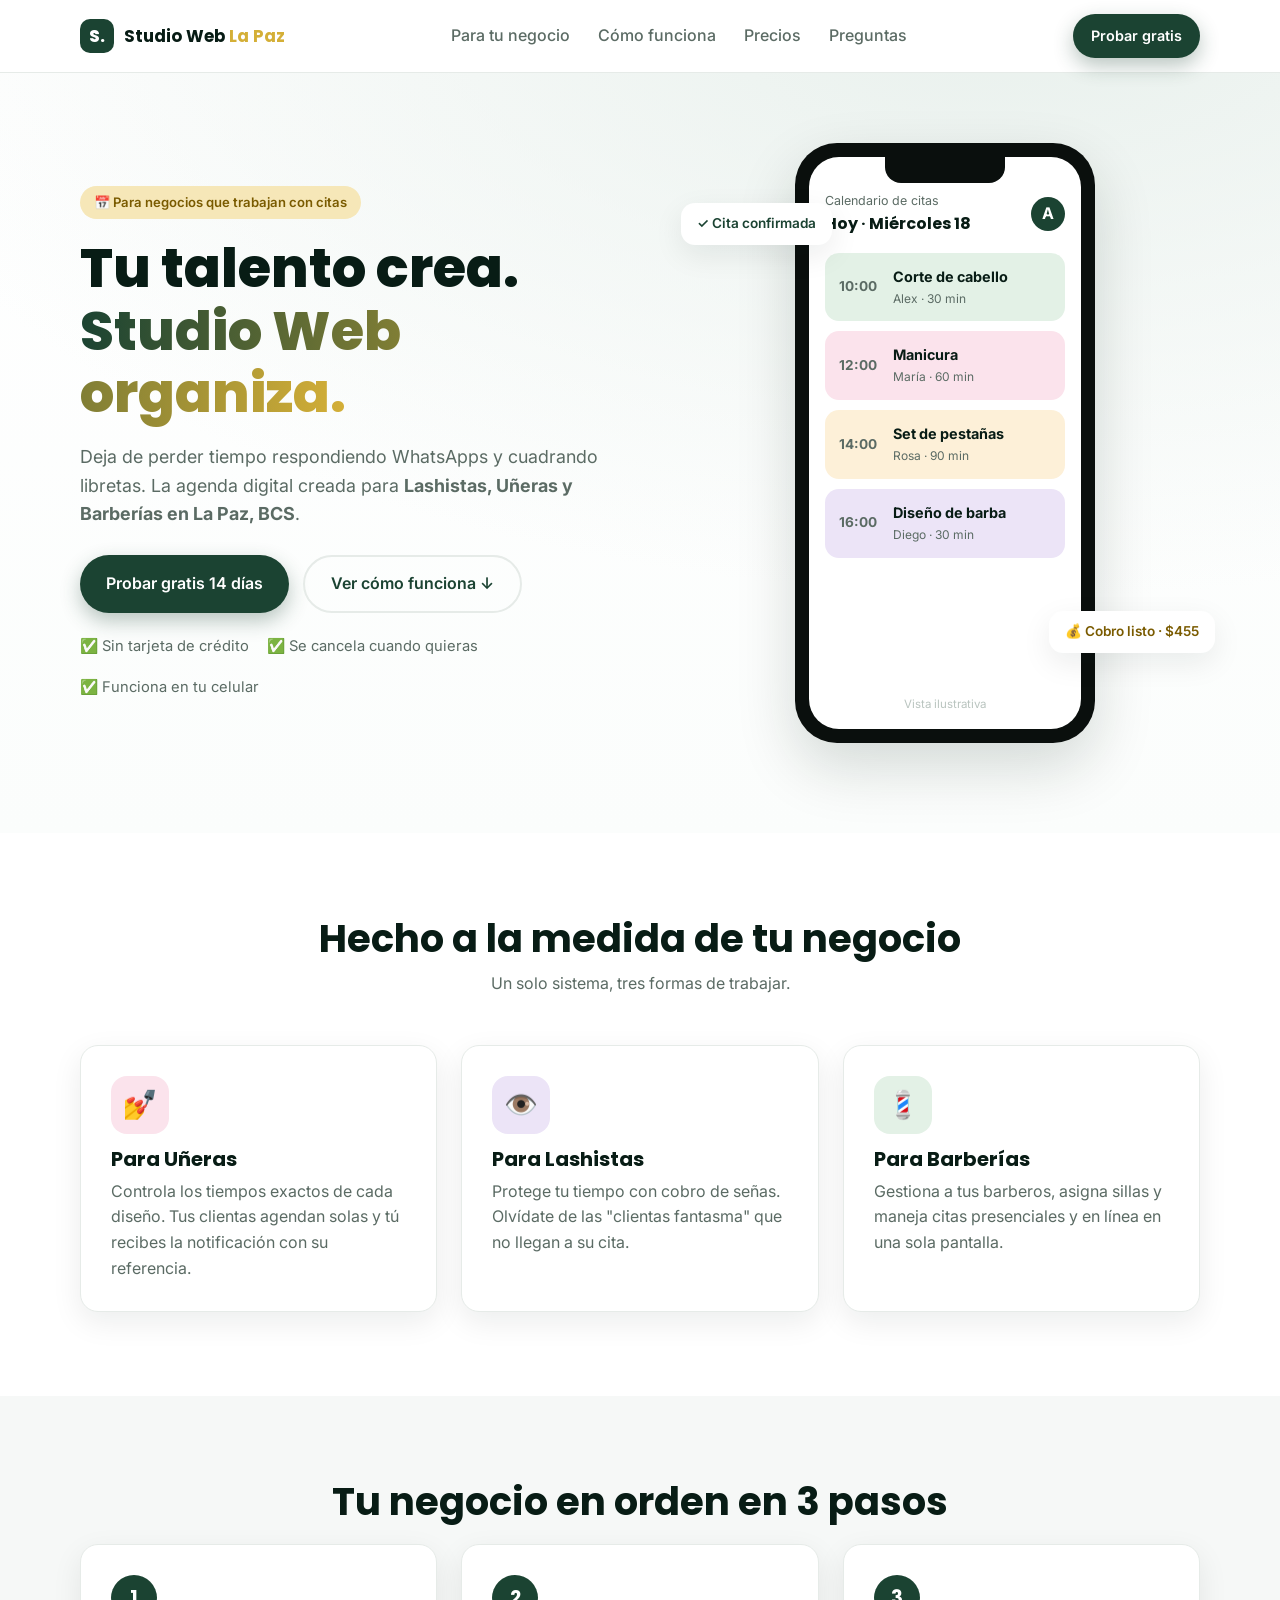
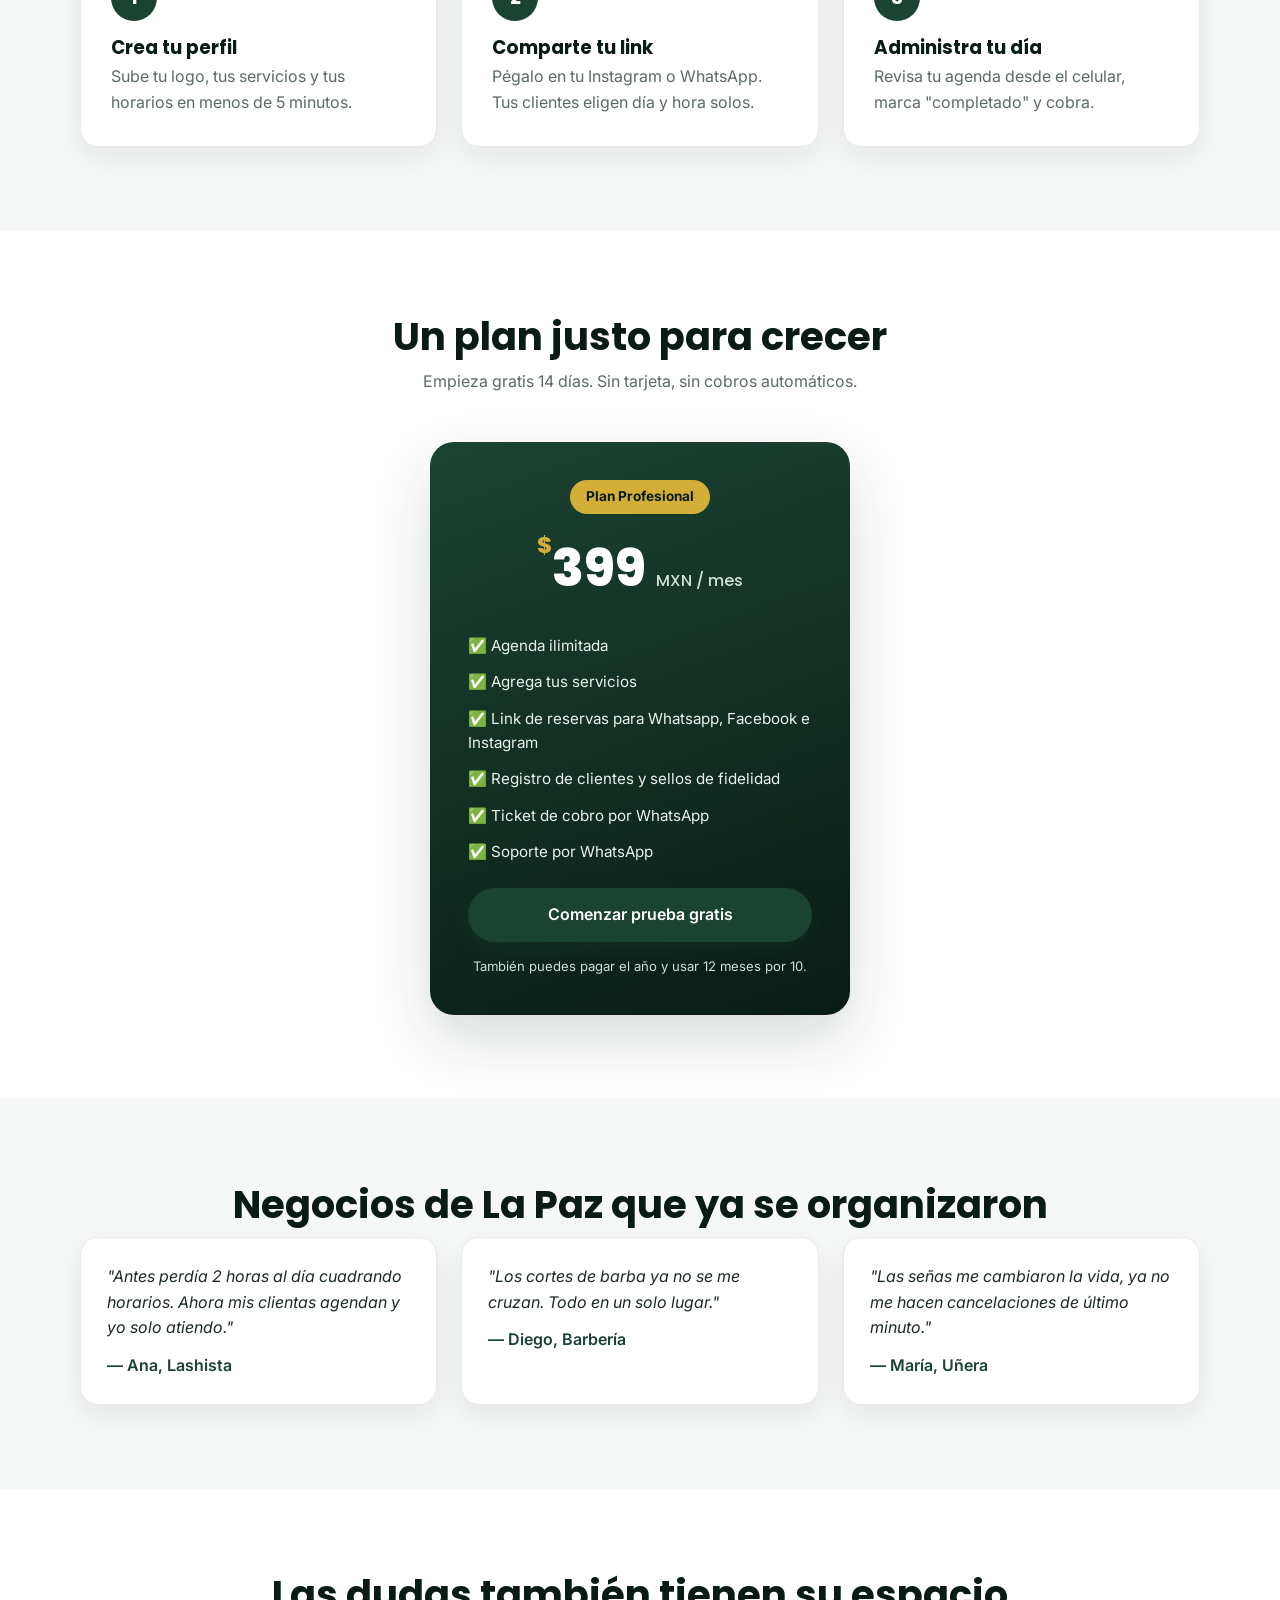
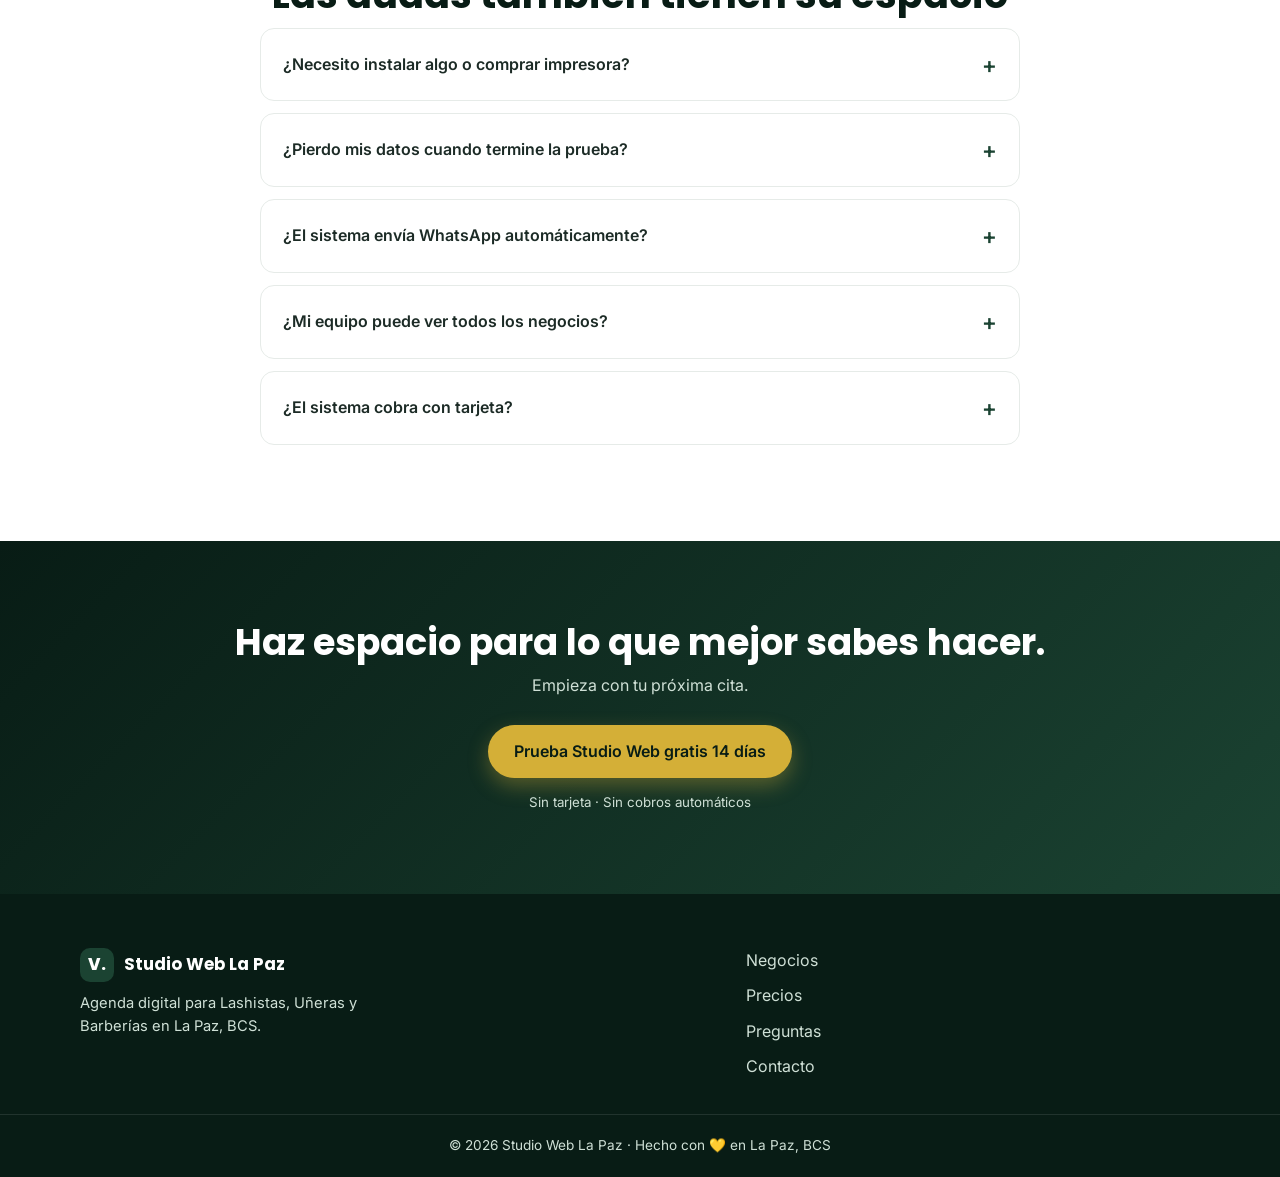
<file: index.html>
<!DOCTYPE html>
<html lang="es-MX">
<head>
  <meta charset="UTF-8">
  <meta name="viewport" content="width=device-width, initial-scale=1.0">
  <title>Studio Web La Paz | Agenda para Lashistas, Uñeras y Barberías</title>
  <meta name="description" content="La agenda digital creada para Lashistas, Uñeras y Barberías en La Paz, BCS. Tus citas, cobros y clientes en un solo lugar. Prueba gratis 14 días.">
  <meta name="theme-color" content="#1b4332">
  <link rel="manifest" href="manifest.json">

  <!-- Fuentes (vienen de internet, no de carpetas => SIEMPRE cargan) -->
  <link rel="preconnect" href="https://fonts.googleapis.com">
  <link rel="preconnect" href="https://fonts.gstatic.com" crossorigin>
  <link href="https://fonts.googleapis.com/css2?family=Poppins:wght@600;700;800&family=Inter:wght@400;500;600&display=swap" rel="stylesheet">

  <!-- ✅ CSS EMbebido: ya no depende de ninguna carpeta -->
  <style>
    :root{
      --primary:#1b4332;--primary-dark:#081c15;--primary-soft:#e8f0ec;
      --accent:#d4af37;--accent-soft:#f6e7b8;--text:#1c2b26;--muted:#5b6b64;
      --bg:#fff;--bg-alt:#f6f8f7;--line:#e6ebe8;--radius:18px;
      --shadow:0 10px 30px rgba(8,28,21,.08);--shadow-lg:0 24px 60px rgba(8,28,21,.16);--max:1120px;
    }
    *{margin:0;padding:0;box-sizing:border-box}
    html{scroll-behavior:smooth;scroll-padding-top:80px}
    body{font-family:'Inter',system-ui,sans-serif;color:var(--text);background:var(--bg);line-height:1.6;-webkit-font-smoothing:antialiased}
    img{max-width:100%;display:block}a{text-decoration:none;color:inherit}ul{list-style:none}
    h1,h2,h3{font-family:'Poppins',sans-serif;line-height:1.15;color:var(--primary-dark)}
    .container{width:92%;max-width:var(--max);margin:0 auto}.container.narrow{max-width:760px}
    .section{padding:84px 0}.section.alt{background:var(--bg-alt)}
    .section-title{font-size:clamp(1.7rem,3.5vw,2.4rem);text-align:center;margin-bottom:10px}
    .section-sub{text-align:center;color:var(--muted);max-width:560px;margin:0 auto 48px}
    .btn{display:inline-flex;align-items:center;justify-content:center;gap:8px;font-weight:600;padding:14px 26px;border-radius:999px;transition:.25s;cursor:pointer;border:none;font-size:1rem}
    .btn-sm{padding:10px 18px;font-size:.9rem}.btn-block{width:100%}
    .btn-primary{background:var(--primary);color:#fff;box-shadow:0 8px 20px rgba(27,67,50,.3)}
    .btn-primary:hover{background:var(--primary-dark);transform:translateY(-2px)}
    .btn-ghost{background:transparent;color:var(--primary);border:2px solid var(--line)}
    .btn-ghost:hover{border-color:var(--primary)}
    .btn-gold{background:var(--accent);color:var(--primary-dark);box-shadow:0 8px 20px rgba(212,175,55,.35)}
    .btn-gold:hover{transform:translateY(-2px);filter:brightness(1.05)}
    .header{position:sticky;top:0;z-index:50;background:rgba(255,255,255,.85);backdrop-filter:blur(12px);border-bottom:1px solid var(--line)}
    .header-inner{display:flex;align-items:center;justify-content:space-between;height:72px;gap:16px}
    .logo{display:flex;align-items:center;gap:10px;font-family:'Poppins';font-weight:700;color:var(--primary-dark);font-size:1.05rem}
    .logo strong{color:var(--accent)}
    .logo-mark{display:grid;place-items:center;width:34px;height:34px;border-radius:10px;background:var(--primary);color:#fff;font-weight:800}
    .nav{display:flex;gap:28px}.nav a{color:var(--muted);font-weight:500;transition:.2s}.nav a:hover{color:var(--primary)}
    .menu-toggle{display:none;flex-direction:column;gap:5px;background:none;border:none;cursor:pointer;padding:8px}
    .menu-toggle span{width:24px;height:2px;background:var(--primary-dark);border-radius:2px;transition:.3s}
    .hero{background:radial-gradient(1200px 600px at 80% -10%,var(--primary-soft),transparent),linear-gradient(180deg,#fff,#fbfdfc);padding:70px 0 90px;overflow:hidden}
    .hero-grid{display:grid;grid-template-columns:1.05fr .95fr;gap:48px;align-items:center}
    .badge{display:inline-block;background:var(--accent-soft);color:#7a5b00;padding:6px 14px;border-radius:999px;font-size:.82rem;font-weight:600;margin-bottom:18px}
    .hero h1{font-size:clamp(2.1rem,5vw,3.4rem);font-weight:800}
    .grad{background:linear-gradient(90deg,var(--primary),var(--accent));-webkit-background-clip:text;background-clip:text;color:transparent}
    .lead{font-size:1.12rem;color:var(--muted);margin:18px 0 26px;max-width:520px}
    .cta-group{display:flex;gap:14px;flex-wrap:wrap;margin-bottom:22px}
    .trust-list{display:flex;gap:18px;flex-wrap:wrap;color:var(--muted);font-size:.92rem}
    .hero-visual{position:relative;display:flex;justify-content:center}
    .phone{width:300px;height:600px;background:#0a0f0d;border-radius:42px;padding:14px;box-shadow:var(--shadow-lg);position:relative}
    .phone-notch{position:absolute;top:14px;left:50%;transform:translateX(-50%);width:120px;height:26px;background:#0a0f0d;border-radius:0 0 16px 16px;z-index:2}
    .phone-screen{width:100%;height:100%;background:#fff;border-radius:30px;padding:34px 16px 16px;display:flex;flex-direction:column;overflow:hidden}
    .screen-head{display:flex;justify-content:space-between;align-items:center;margin-bottom:16px}
    .screen-head small{display:block;color:var(--muted);font-size:.78rem}
    .screen-head strong{font-family:'Poppins';font-size:1rem;color:var(--primary-dark)}
    .screen-avatar{width:34px;height:34px;border-radius:50%;background:var(--primary);color:#fff;display:grid;place-items:center;font-weight:700}
    .agenda{display:flex;flex-direction:column;gap:10px;flex:1}
    .slot{display:flex;gap:12px;align-items:center;padding:12px 14px;border-radius:14px;font-size:.85rem}
    .slot time{font-weight:700;color:var(--muted);min-width:42px}
    .slot b{display:block;font-size:.9rem;color:var(--primary-dark)}
    .slot span{font-size:.75rem;color:var(--muted)}
    .s-green{background:#e3f1e6}.s-pink{background:#fbe3ec}.s-yellow{background:#fdf0d8}.s-purple{background:#ece4f7}
    .screen-foot{text-align:center;color:#b9c4bf;font-size:.72rem;padding-top:10px}
    .float-card{position:absolute;background:#fff;border-radius:14px;padding:10px 16px;font-weight:600;font-size:.85rem;box-shadow:var(--shadow);animation:float 4s ease-in-out infinite}
    .fc-1{top:60px;left:-10px;color:var(--primary)}.fc-2{bottom:90px;right:-15px;color:#7a5b00;animation-delay:1.5s}
    @keyframes float{0%,100%{transform:translateY(0)}50%{transform:translateY(-10px)}}
    .grid-3{display:grid;grid-template-columns:repeat(3,1fr);gap:24px}
    .card{background:#fff;border:1px solid var(--line);border-radius:var(--radius);padding:30px;box-shadow:var(--shadow);transition:.3s}
    .card:hover{transform:translateY(-6px);box-shadow:var(--shadow-lg);border-color:var(--primary-soft)}
    .card h3{margin:14px 0 8px;font-size:1.25rem}.card p{color:var(--muted)}
    .niche-icon{width:58px;height:58px;border-radius:16px;display:grid;place-items:center;font-size:1.7rem}
    .ni-pink{background:#fbe3ec}.ni-purple{background:#ece4f7}.ni-green{background:#e3f1e6}
    .steps{display:grid;grid-template-columns:repeat(3,1fr);gap:24px;margin-top:20px}
    .step{background:#fff;border:1px solid var(--line);border-radius:var(--radius);padding:30px;position:relative;box-shadow:var(--shadow)}
    .step-num{display:grid;place-items:center;width:46px;height:46px;border-radius:50%;background:var(--primary);color:#fff;font-family:'Poppins';font-weight:700;font-size:1.2rem;margin-bottom:16px}
    .step h3{font-size:1.15rem;margin-bottom:6px}.step p{color:var(--muted)}
    .price-card{max-width:420px;margin:0 auto;background:linear-gradient(160deg,var(--primary),var(--primary-dark));color:#fff;border-radius:24px;padding:38px;box-shadow:var(--shadow-lg);text-align:center;position:relative;overflow:hidden}
    .price-card::before{content:"";position:absolute;top:-40%;right:-20%;width:240px;height:240px;background:radial-gradient(circle,rgba(212,175,55,.35),transparent 70%)}
    .price-tag{display:inline-block;background:var(--accent);color:var(--primary-dark);font-weight:700;padding:6px 16px;border-radius:999px;font-size:.85rem;margin-bottom:14px;position:relative}
    .price-amount{font-family:'Poppins';font-size:3.2rem;font-weight:800;position:relative}
    .price-amount sup{font-size:1.4rem;vertical-align:top;color:var(--accent)}
    .price-amount span{font-size:1rem;font-weight:500;color:#cfe0d6}
    .price-list{margin:24px 0;text-align:left;display:flex;flex-direction:column;gap:12px;position:relative}
    .price-list li{color:#eaf3ee;font-size:.95rem}
    .price-card .btn{position:relative}
    .price-note{display:block;margin-top:14px;color:#cfe0d6;font-size:.82rem;position:relative}
    .quote{background:#fff;border:1px solid var(--line);border-radius:var(--radius);padding:26px;box-shadow:var(--shadow);font-style:italic;color:var(--text)}
    .quote footer{font-style:normal;font-weight:600;color:var(--primary);margin-top:12px}
    .faq details{background:#fff;border:1px solid var(--line);border-radius:14px;margin-bottom:12px;overflow:hidden}
    .faq summary{cursor:pointer;padding:18px 22px;font-weight:600;list-style:none;display:flex;justify-content:space-between;align-items:center}
    .faq summary::-webkit-details-marker{display:none}
    .faq summary::after{content:"+";font-size:1.4rem;color:var(--primary);transition:.3s}
    .faq details[open] summary::after{transform:rotate(45deg)}
    .faq p{padding:0 22px 20px;color:var(--muted)}
    .cta-final{background:linear-gradient(135deg,var(--primary-dark),var(--primary));color:#fff;text-align:center;padding:80px 0}
    .cta-final h2{color:#fff;font-size:clamp(1.6rem,3.5vw,2.3rem)}
    .cta-final p{color:#cfe0d6;margin:10px 0 26px}.cta-final small{display:block;margin-top:14px;color:#cfe0d6}
    .footer{background:var(--primary-dark);color:#cfe0d6;padding:54px 0 0}
    .footer-inner{display:grid;grid-template-columns:1.4fr 1fr;gap:30px;padding-bottom:34px}
    .footer .logo{color:#fff}.footer p{margin-top:10px;max-width:340px;font-size:.92rem}
    .footer-links{display:flex;flex-direction:column;gap:10px}.footer-links a{color:#cfe0d6}.footer-links a:hover{color:var(--accent)}
    .footer-bottom{border-top:1px solid rgba(255,255,255,.1);text-align:center;padding:20px 0;font-size:.85rem}
    .reveal{opacity:0;transform:translateY(24px);transition:.7s ease}.reveal.in{opacity:1;transform:none}
    @media(max-width:900px){
      .hero-grid{grid-template-columns:1fr;text-align:center}
      .hero-copy .cta-group,.trust-list{justify-content:center}.lead{margin-inline:auto}
      .grid-3,.steps{grid-template-columns:1fr}.footer-inner{grid-template-columns:1fr}
      .nav{position:fixed;inset:72px 0 auto 0;background:#fff;flex-direction:column;gap:0;padding:10px 6%;box-shadow:var(--shadow);transform:translateY(-130%);transition:.35s;border-bottom:1px solid var(--line)}
      .nav.open{transform:translateY(0)}.nav a{padding:14px 0;border-bottom:1px solid var(--line)}
      .menu-toggle{display:flex}.nav-cta{display:none}
    }
    @media(max-width:480px){.phone{width:260px;height:520px}.section{padding:60px 0}}
  </style>
</head>
<body>

  <header class="header">
    <div class="container header-inner">
      <a href="#" class="logo"><span class="logo-mark">S.</span><span class="logo-text">Studio Web <strong>La Paz</strong></span></a>
      <nav class="nav" id="nav">
        <a href="#nichos">Para tu negocio</a><a href="#pasos">Cómo funciona</a>
        <a href="#precios">Precios</a><a href="#faq">Preguntas</a>
      </nav>
      <a href="#precios" class="btn btn-primary btn-sm nav-cta">Probar gratis</a>
      <button class="menu-toggle" id="menuToggle" aria-label="Abrir menú"><span></span><span></span><span></span></button>
    </div>
  </header>

  <section class="hero">
    <div class="container hero-grid">
      <div class="hero-copy reveal">
        <span class="badge">📅 Para negocios que trabajan con citas</span>
        <h1>Tu talento crea.<br><span class="grad">Studio Web organiza.</span></h1>
        <p class="lead">Deja de perder tiempo respondiendo WhatsApps y cuadrando libretas. La agenda digital creada para <strong>Lashistas, Uñeras y Barberías en La Paz, BCS</strong>.</p>
        <div class="cta-group">
          <a href="#precios" class="btn btn-primary">Probar gratis 14 días</a>
          <a href="#pasos" class="btn btn-ghost">Ver cómo funciona ↓</a>
        </div>
        <ul class="trust-list"><li>✅ Sin tarjeta de crédito</li><li>✅ Se cancela cuando quieras</li><li>✅ Funciona en tu celular</li></ul>
      </div>
      <div class="hero-visual reveal">
        <div class="phone"><div class="phone-notch"></div>
          <div class="phone-screen">
            <div class="screen-head"><div><small>Calendario de citas</small><strong>Hoy · Miércoles 18</strong></div><span class="screen-avatar">A</span></div>
            <ul class="agenda">
              <li class="slot s-green"><time>10:00</time><div><b>Corte de cabello</b><span>Alex · 30 min</span></div></li>
              <li class="slot s-pink"><time>12:00</time><div><b>Manicura</b><span>María · 60 min</span></div></li>
              <li class="slot s-yellow"><time>14:00</time><div><b>Set de pestañas</b><span>Rosa · 90 min</span></div></li>
              <li class="slot s-purple"><time>16:00</time><div><b>Diseño de barba</b><span>Diego · 30 min</span></div></li>
            </ul>
            <div class="screen-foot">Vista ilustrativa</div>
          </div>
        </div>
        <div class="float-card fc-1">✓ Cita confirmada</div>
        <div class="float-card fc-2">💰 Cobro listo · $455</div>
      </div>
    </div>
  </section>

  <section class="section nichos" id="nichos">
    <div class="container">
      <h2 class="section-title reveal">Hecho a la medida de tu negocio</h2>
      <p class="section-sub reveal">Un solo sistema, tres formas de trabajar.</p>
      <div class="grid-3">
        <article class="card reveal"><div class="niche-icon ni-pink">💅</div><h3>Para Uñeras</h3><p>Controla los tiempos exactos de cada diseño. Tus clientas agendan solas y tú recibes la notificación con su referencia.</p></article>
        <article class="card reveal"><div class="niche-icon ni-purple">👁️</div><h3>Para Lashistas</h3><p>Protege tu tiempo con cobro de señas. Olvídate de las "clientas fantasma" que no llegan a su cita.</p></article>
        <article class="card reveal"><div class="niche-icon ni-green">💈</div><h3>Para Barberías</h3><p>Gestiona a tus barberos, asigna sillas y maneja citas presenciales y en línea en una sola pantalla.</p></article>
      </div>
    </div>
  </section>

  <section class="section pasos alt" id="pasos">
    <div class="container">
      <h2 class="section-title reveal">Tu negocio en orden en 3 pasos</h2>
      <div class="steps">
        <div class="step reveal"><span class="step-num">1</span><h3>Crea tu perfil</h3><p>Sube tu logo, tus servicios y tus horarios en menos de 5 minutos.</p></div>
        <div class="step reveal"><span class="step-num">2</span><h3>Comparte tu link</h3><p>Pégalo en tu Instagram o WhatsApp. Tus clientes eligen día y hora solos.</p></div>
        <div class="step reveal"><span class="step-num">3</span><h3>Administra tu día</h3><p>Revisa tu agenda desde el celular, marca "completado" y cobra.</p></div>
      </div>
    </div>
  </section>

  <section class="section precios" id="precios">
    <div class="container">
      <h2 class="section-title reveal">Un plan justo para crecer</h2>
      <p class="section-sub reveal">Empieza gratis 14 días. Sin tarjeta, sin cobros automáticos.</p>
      <div class="price-card reveal">
        <span class="price-tag">Plan Profesional</span>
        <div class="price-amount"><sup>$</sup>399 <span>MXN / mes</span></div>
        <ul class="price-list">
          <li>✅ Agenda ilimitada</li><li>✅ Agrega tus servicios</li><li>✅ Link de reservas para Whatsapp, Facebook e Instagram</li>
          <li>✅ Registro de clientes y sellos de fidelidad</li><li>✅ Ticket de cobro por WhatsApp</li><li>✅ Soporte por WhatsApp</li>
        </ul>
        <a href="#" class="btn btn-primary btn-block" id="startBtn">Comenzar prueba gratis</a>
        <small class="price-note">También puedes pagar el año y usar 12 meses por 10.</small>
      </div>
    </div>
  </section>

  <section class="section testimonios alt">
    <div class="container">
      <h2 class="section-title reveal">Negocios de La Paz que ya se organizaron</h2>
      <div class="grid-3">
        <blockquote class="quote reveal">"Antes perdía 2 horas al día cuadrando horarios. Ahora mis clientas agendan y yo solo atiendo."<footer>— Ana, Lashista</footer></blockquote>
        <blockquote class="quote reveal">"Los cortes de barba ya no se me cruzan. Todo en un solo lugar."<footer>— Diego, Barbería</footer></blockquote>
        <blockquote class="quote reveal">"Las señas me cambiaron la vida, ya no me hacen cancelaciones de último minuto."<footer>— María, Uñera</footer></blockquote>
      </div>
    </div>
  </section>

  <section class="section faq" id="faq">
    <div class="container narrow">
      <h2 class="section-title reveal">Las dudas también tienen su espacio</h2>
      <details class="reveal"><summary>¿Necesito instalar algo o comprar impresora?</summary><p>No. Funciona desde el navegador de tu celular, tablet o computadora. Puedes poner un acceso directo con el logo en tu pantalla de inicio. La impresora es opcional.</p></details>
      <details class="reveal"><summary>¿Pierdo mis datos cuando termine la prueba?</summary><p>No. Si contratas el plan, conservas toda tu información: clientes, servicios y citas. No vuelves a capturar nada.</p></details>
      <details class="reveal"><summary>¿El sistema envía WhatsApp automáticamente?</summary><p>Abre WhatsApp con el mensaje ya preparado (confirmación de cita o ticket). Tú solo pulsas Enviar. Más adelante puedes activar el envío automático.</p></details>
      <details class="reveal"><summary>¿Mi equipo puede ver todos los negocios?</summary><p>No por defecto. Cada negocio y cada rol (dueño, profesional, recepción) ve solo lo que le corresponde.</p></details>
      <details class="reveal"><summary>¿El sistema cobra con tarjeta?</summary><p>Registra cobros (efectivo, tarjeta, transferencia) y propinas. No realiza cargos bancarios por sí solo; los anticipos se cobran con tu propia pasarela.</p></details>
    </div>
  </section>

  <section class="cta-final">
    <div class="container reveal">
      <h2>Haz espacio para lo que mejor sabes hacer.</h2>
      <p>Empieza con tu próxima cita.</p>
      <a href="#precios" class="btn btn-gold">Prueba Studio Web gratis 14 días</a>
      <small>Sin tarjeta · Sin cobros automáticos</small>
    </div>
  </section>

  <footer class="footer">
    <div class="container footer-inner">
      <div><a href="#" class="logo"><span class="logo-mark">V.</span> Studio Web La Paz</a><p>Agenda digital para Lashistas, Uñeras y Barberías en La Paz, BCS.</p></div>
      <div class="footer-links"><a href="#nichos">Negocios</a><a href="#precios">Precios</a><a href="#faq">Preguntas</a><a href="#">Contacto</a></div>
    </div>
    <div class="footer-bottom">© <span id="year"></span> Studio Web La Paz · Hecho con 💛 en La Paz, BCS</div>
  </footer>

  <!-- ✅ JS EMbebido: tampoco depende de carpeta js/ (CORREGIDO) -->
  <script>
    const toggle=document.getElementById('menuToggle'),nav=document.getElementById('nav');
    toggle?.addEventListener('click',()=>nav.classList.toggle('open'));
    nav?.querySelectorAll('a').forEach(a=>a.addEventListener('click',()=>nav.classList.remove('open')));
    const io=new IntersectionObserver(es=>es.forEach(e=>{if(e.isIntersecting){e.target.classList.add('in');io.unobserve(e.target);}}),{threshold:.12});
    document.querySelectorAll('.reveal').forEach(el=>io.observe(el));
    document.getElementById('year').textContent=new Date().getFullYear();
    
    // CORRECCIÓN: Se cerraron correctamente las llaves y paréntesis del evento click
    document.getElementById('startBtn')?.addEventListener('click', e => {
      e.preventDefault();
      window.location.href = 'registro.html';
    });

    if('serviceWorker' in navigator){
      window.addEventListener('load',()=>{
        navigator.serviceWorker.register('service-worker.js').catch(()=>{});
      });
    }
  </script>
</body>
</html>
</file>
